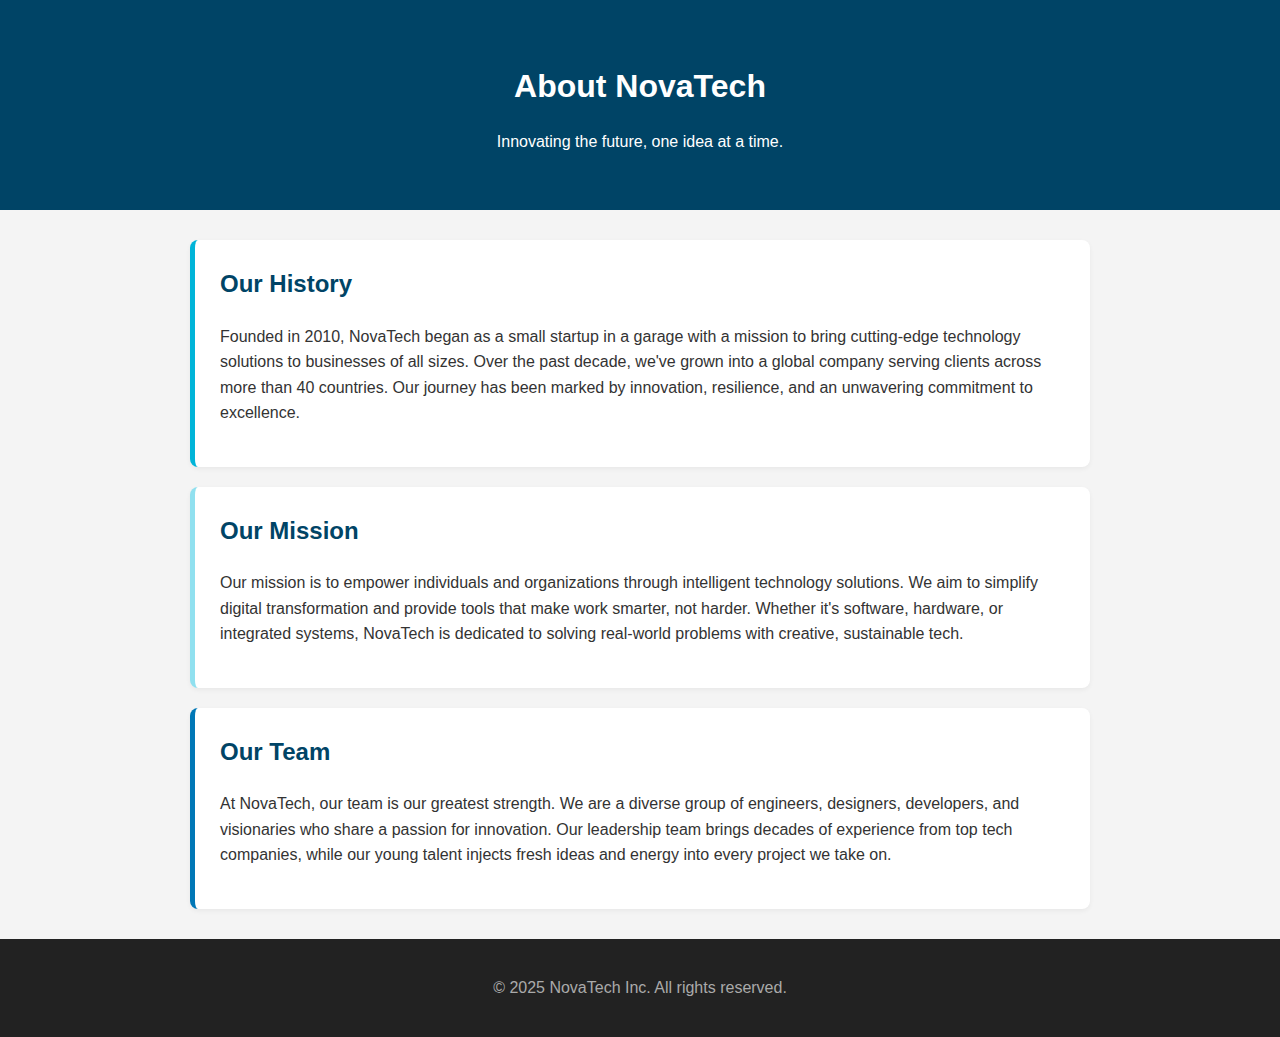
<file: About Us/index.html>
<!DOCTYPE html>
<html lang="en">
<head>
  <meta charset="UTF-8">
  <title>About Us - NovaTech</title>
  <link rel="stylesheet" href="style.css">
</head>
<body>

  <header>
    <h1>About NovaTech</h1>
    <p>Innovating the future, one idea at a time.</p>
  </header>

  <main>

    <section class="about-section history">
      <h2>Our History</h2>
      <p>
        Founded in 2010, NovaTech began as a small startup in a garage with a mission to bring cutting-edge 
        technology solutions to businesses of all sizes. Over the past decade, we've grown into a global company 
        serving clients across more than 40 countries. Our journey has been marked by innovation, resilience, 
        and an unwavering commitment to excellence.
      </p>
    </section>

    <section class="about-section mission">
      <h2>Our Mission</h2>
      <p>
        Our mission is to empower individuals and organizations through intelligent technology solutions. 
        We aim to simplify digital transformation and provide tools that make work smarter, not harder. 
        Whether it's software, hardware, or integrated systems, NovaTech is dedicated to solving real-world 
        problems with creative, sustainable tech.
      </p>
    </section>

    <section class="about-section team">
      <h2>Our Team</h2>
      <p>
        At NovaTech, our team is our greatest strength. We are a diverse group of engineers, designers, 
        developers, and visionaries who share a passion for innovation. Our leadership team brings decades 
        of experience from top tech companies, while our young talent injects fresh ideas and energy into 
        every project we take on.
      </p>
    </section>

  </main>

  <footer>
    <p>&copy; 2025 NovaTech Inc. All rights reserved.</p>
  </footer>

</body>
</html>
</file>
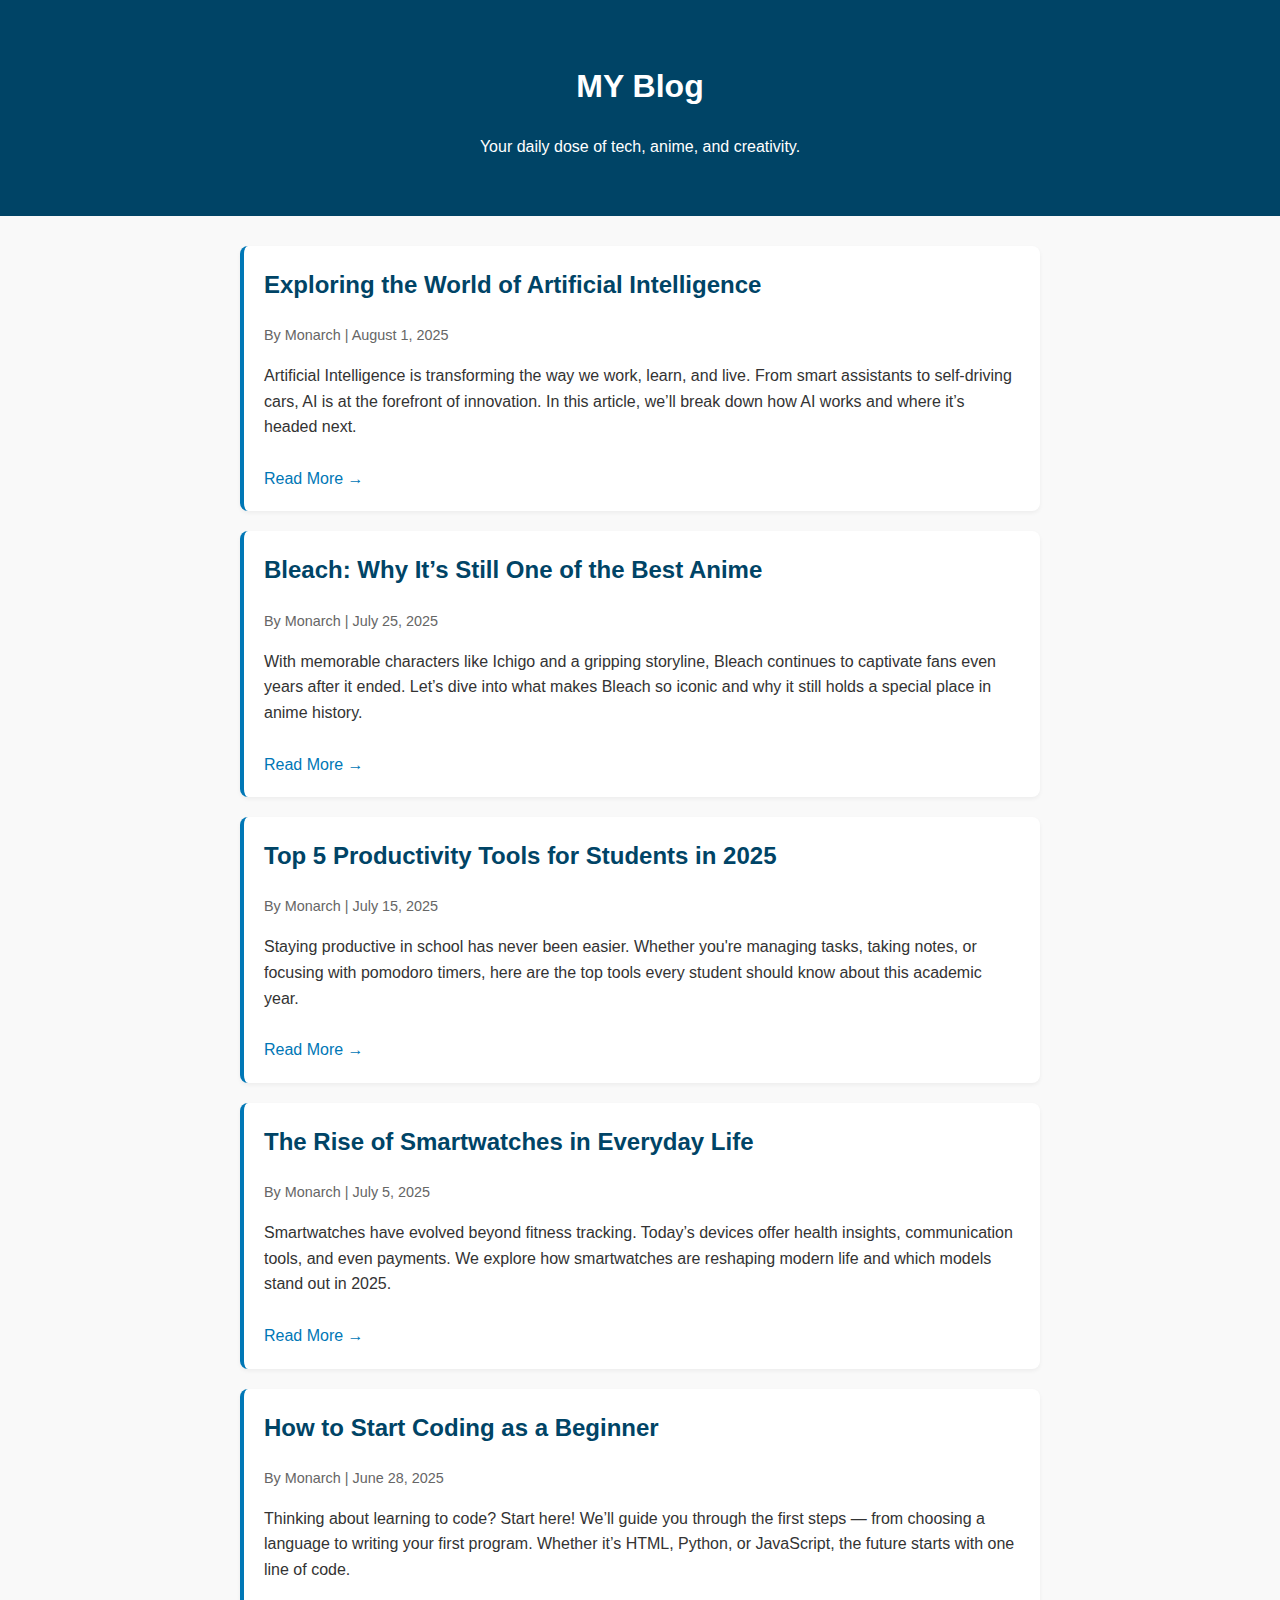
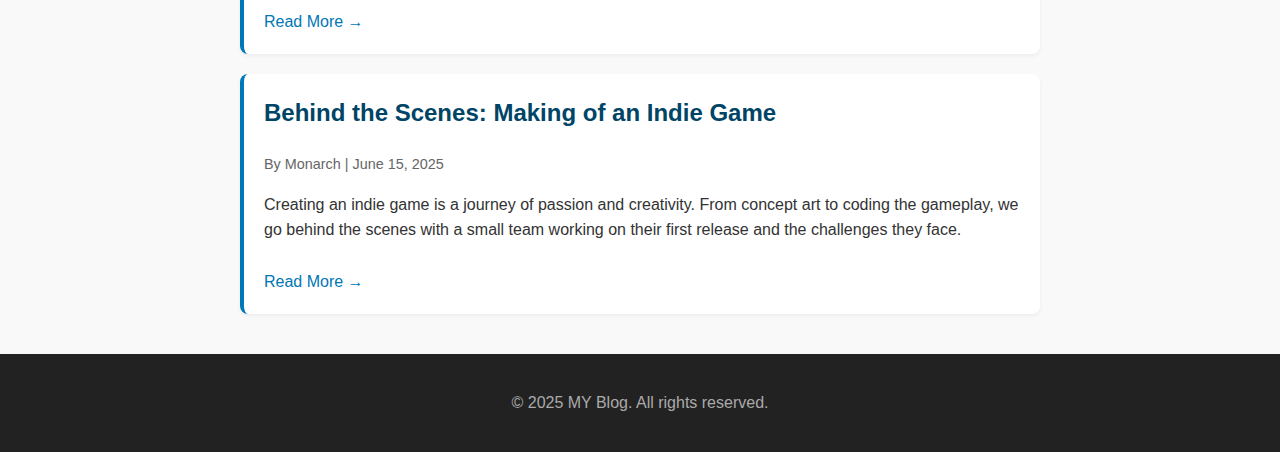
<file: blog page/index.html>
<!DOCTYPE html>
<html lang="en">
<head>
  <meta charset="UTF-8">
  <title>MY Blog</title>
  <link rel="stylesheet" href="style.css">
</head>
<body>

  <header>
    <h1>MY Blog</h1>
    <p>Your daily dose of tech, anime, and creativity.</p>
  </header>

  <main>
    <article class="blog-post">
      <h2>Exploring the World of Artificial Intelligence</h2>
      <p class="meta">By Monarch | <time datetime="2025-08-01">August 1, 2025</time></p>
      <p>
        Artificial Intelligence is transforming the way we work, learn, and live. From smart assistants to self-driving cars,
        AI is at the forefront of innovation. In this article, we’ll break down how AI works and where it’s headed next.
      </p>
      <a href="#">Read More →</a>
    </article>

    <article class="blog-post">
      <h2>Bleach: Why It’s Still One of the Best Anime</h2>
      <p class="meta">By Monarch | <time datetime="2025-07-25">July 25, 2025</time></p>
      <p>
        With memorable characters like Ichigo and a gripping storyline, Bleach continues to captivate fans even years after it ended.
        Let’s dive into what makes Bleach so iconic and why it still holds a special place in anime history.
      </p>
      <a href="#">Read More →</a>
    </article>

    <article class="blog-post">
      <h2>Top 5 Productivity Tools for Students in 2025</h2>
      <p class="meta">By Monarch | <time datetime="2025-07-15">July 15, 2025</time></p>
      <p>
        Staying productive in school has never been easier. Whether you're managing tasks, taking notes, or focusing with pomodoro timers,
        here are the top tools every student should know about this academic year.
      </p>
      <a href="#">Read More →</a>
    </article>

    <article class="blog-post">
      <h2>The Rise of Smartwatches in Everyday Life</h2>
      <p class="meta">By Monarch | <time datetime="2025-07-05">July 5, 2025</time></p>
      <p>
        Smartwatches have evolved beyond fitness tracking. Today’s devices offer health insights, communication tools, and even payments.
        We explore how smartwatches are reshaping modern life and which models stand out in 2025.
      </p>
      <a href="#">Read More →</a>
    </article>

    <article class="blog-post">
      <h2>How to Start Coding as a Beginner</h2>
      <p class="meta">By Monarch | <time datetime="2025-06-28">June 28, 2025</time></p>
      <p>
        Thinking about learning to code? Start here! We’ll guide you through the first steps — from choosing a language to writing your first program.
        Whether it’s HTML, Python, or JavaScript, the future starts with one line of code.
      </p>
      <a href="#">Read More →</a>
    </article>

    <article class="blog-post">
      <h2>Behind the Scenes: Making of an Indie Game</h2>
      <p class="meta">By Monarch | <time datetime="2025-06-15">June 15, 2025</time></p>
      <p>
        Creating an indie game is a journey of passion and creativity. From concept art to coding the gameplay, 
        we go behind the scenes with a small team working on their first release and the challenges they face.
      </p>
      <a href="#">Read More →</a>
    </article>
  </main>

  <footer>
    <p>&copy; 2025 MY Blog. All rights reserved.</p>
  </footer>

</body>
</html>
</file>
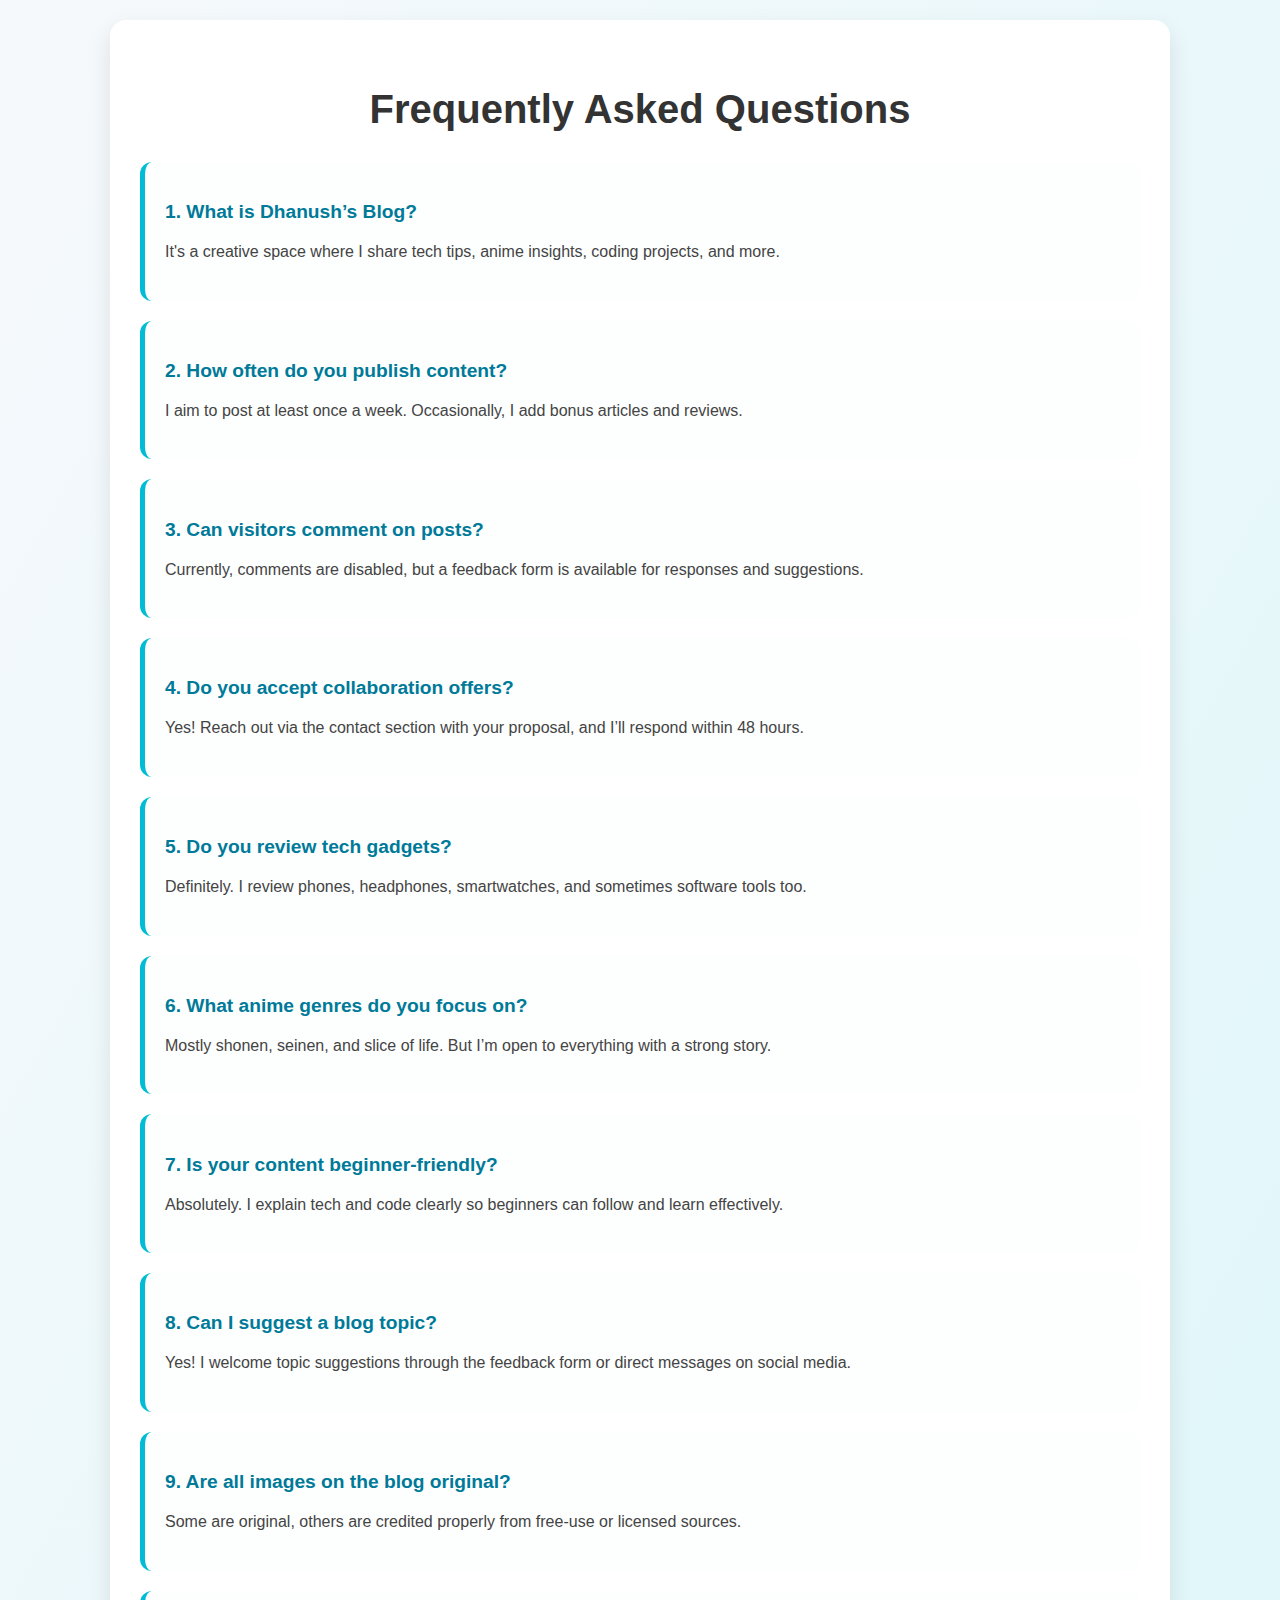
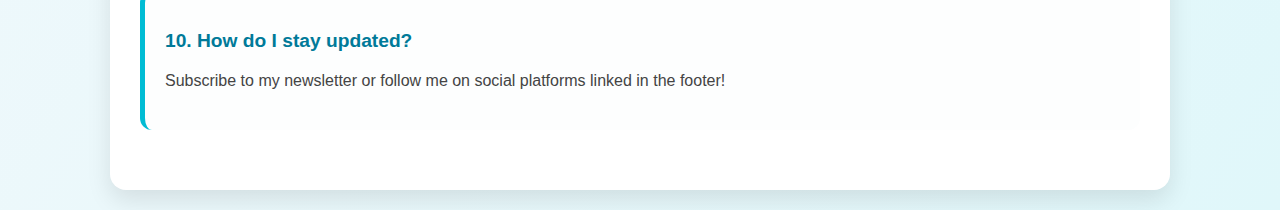
<file: FAQ/index.html>
<!DOCTYPE html>
<html lang="en">
<head>
  <meta charset="UTF-8">
  <title>FAQ - Dhanush's Site</title>
  <link rel="stylesheet" href="style.css">
</head>
<body>

  <section class="faq-section">
    <h1>Frequently Asked Questions</h1>
    <ul class="faq-list">
      <li>
        <p class="question">1. What is Dhanush’s Blog?</p>
        <p class="answer">It's a creative space where I share tech tips, anime insights, coding projects, and more.</p>
      </li>
      <li>
        <p class="question">2. How often do you publish content?</p>
        <p class="answer">I aim to post at least once a week. Occasionally, I add bonus articles and reviews.</p>
      </li>
      <li>
        <p class="question">3. Can visitors comment on posts?</p>
        <p class="answer">Currently, comments are disabled, but a feedback form is available for responses and suggestions.</p>
      </li>
      <li>
        <p class="question">4. Do you accept collaboration offers?</p>
        <p class="answer">Yes! Reach out via the contact section with your proposal, and I’ll respond within 48 hours.</p>
      </li>
      <li>
        <p class="question">5. Do you review tech gadgets?</p>
        <p class="answer">Definitely. I review phones, headphones, smartwatches, and sometimes software tools too.</p>
      </li>
      <li>
        <p class="question">6. What anime genres do you focus on?</p>
        <p class="answer">Mostly shonen, seinen, and slice of life. But I’m open to everything with a strong story.</p>
      </li>
      <li>
        <p class="question">7. Is your content beginner-friendly?</p>
        <p class="answer">Absolutely. I explain tech and code clearly so beginners can follow and learn effectively.</p>
      </li>
      <li>
        <p class="question">8. Can I suggest a blog topic?</p>
        <p class="answer">Yes! I welcome topic suggestions through the feedback form or direct messages on social media.</p>
      </li>
      <li>
        <p class="question">9. Are all images on the blog original?</p>
        <p class="answer">Some are original, others are credited properly from free-use or licensed sources.</p>
      </li>
      <li>
        <p class="question">10. How do I stay updated?</p>
        <p class="answer">Subscribe to my newsletter or follow me on social platforms linked in the footer!</p>
      </li>
    </ul>
  </section>

</body>
</html>
</file>
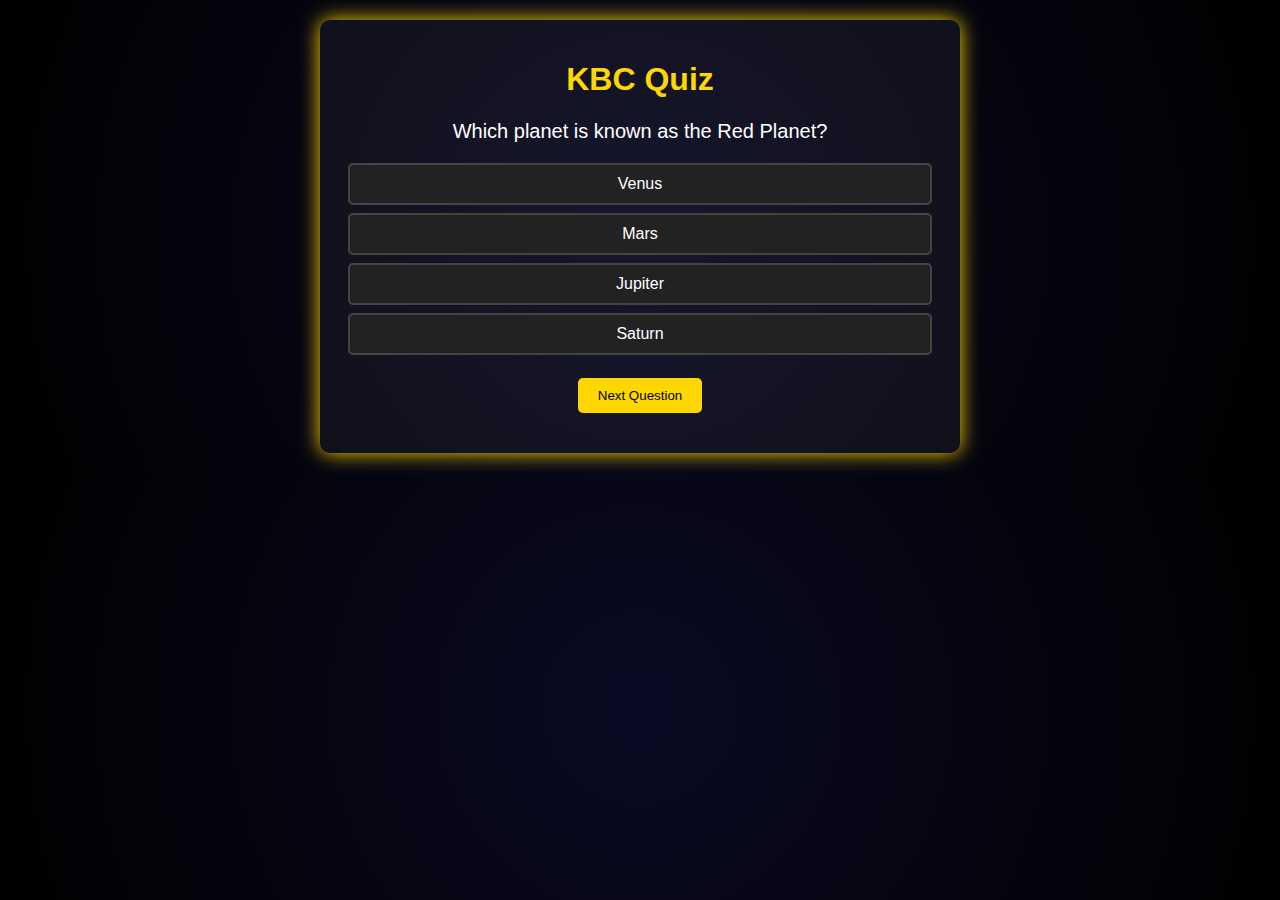
<file: KBS quiz/index.html>
<!DOCTYPE html>
<html lang="en">
<head>
  <meta charset="UTF-8">
  <meta name="viewport" content="width=device-width, initial-scale=1.0">
  <title>KBC Quiz</title>
  <link rel="stylesheet" href="style.css">
</head>
<body>

  <div class="quiz-container">
    <h1>KBC Quiz</h1>
    <div id="question"></div>
    <div id="options"></div>
    <button id="next-btn">Next Question</button>
    <div id="prize"></div>
  </div>

  <script src="script.js"></script>
</body>
</html>
</file>
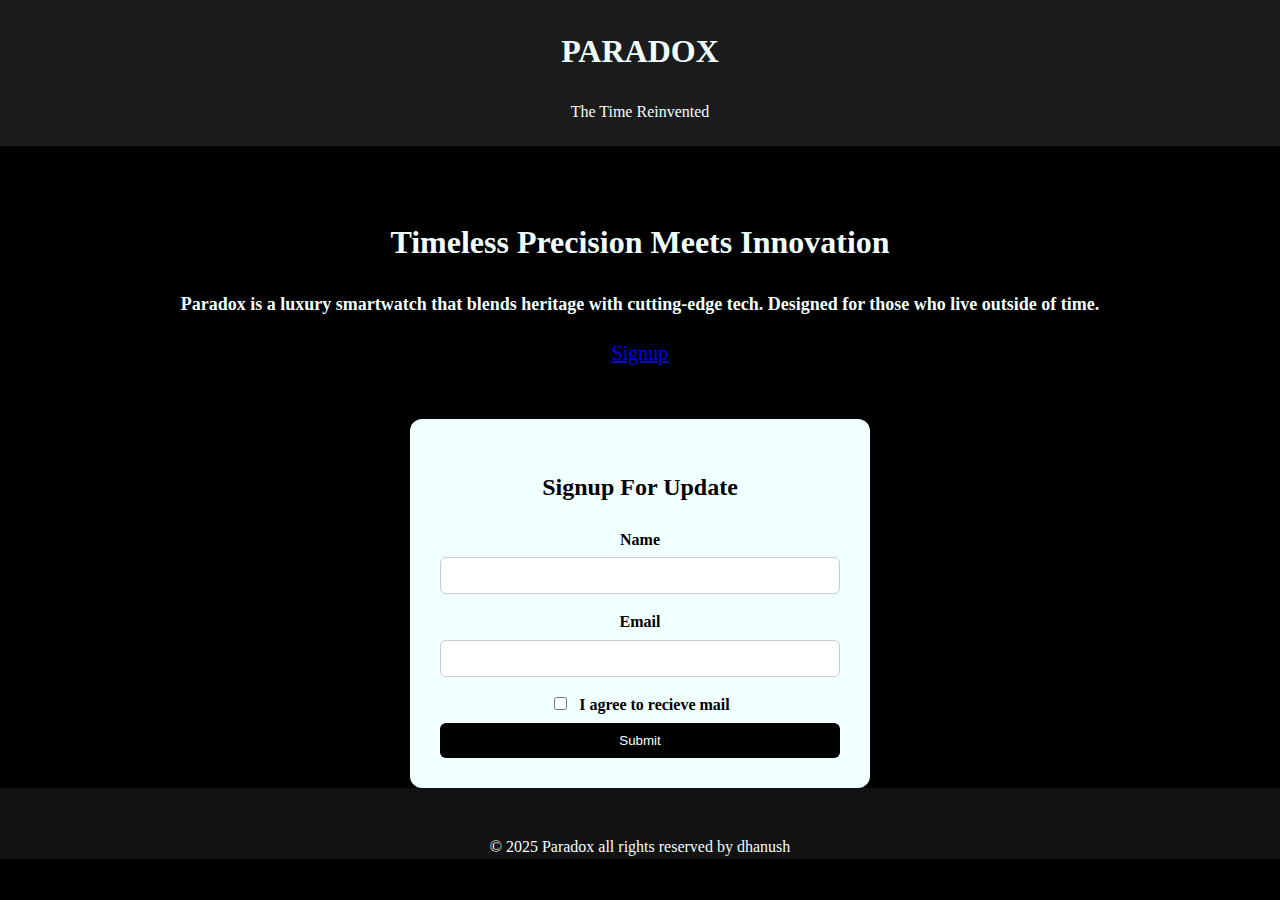
<file: landing page/index.html>
<!DOCTYPE html>
<html lang="en">
<head>
    <meta charset="UTF-8">
    <meta name="viewport" content="width=device-width, initial-scale=1.0">
    <title>PARADOX – Time Reinvented</title>
    <link rel="stylesheet" href="style.css">
</head>
<body>
    <header>
        <h1>PARADOX</h1>
        <p>The Time Reinvented</p>
    </header>
    <main>
        <section id="section1">
            <h1>Timeless Precision Meets Innovation</h1>
            <p style="font-size: 18px;"><b>Paradox is a luxury smartwatch that blends heritage with cutting-edge tech. Designed for those who live outside of time.</b></p>
        <a href="#signup" class="cta button" style="font-size: 20px;">Signup</a>
        </section>
        <section id="signup">
            <h2>Signup For Update</h2>
            <form>
                <label for="name">Name</label>
                <input type="text" id="Name" required />
                <label for="email">Email</label>
                <input type="email" id="mail" required/>
                <label>
                    <input type="checkbox" required/> I agree to recieve mail
                </label>
                <button type="submit">Submit</button>
            </form>

        </section>
        </main>
        <footer>
            <p>&copy; 2025 Paradox all rights reserved by dhanush</p>
        </footer>
</body>
</html>
</file>
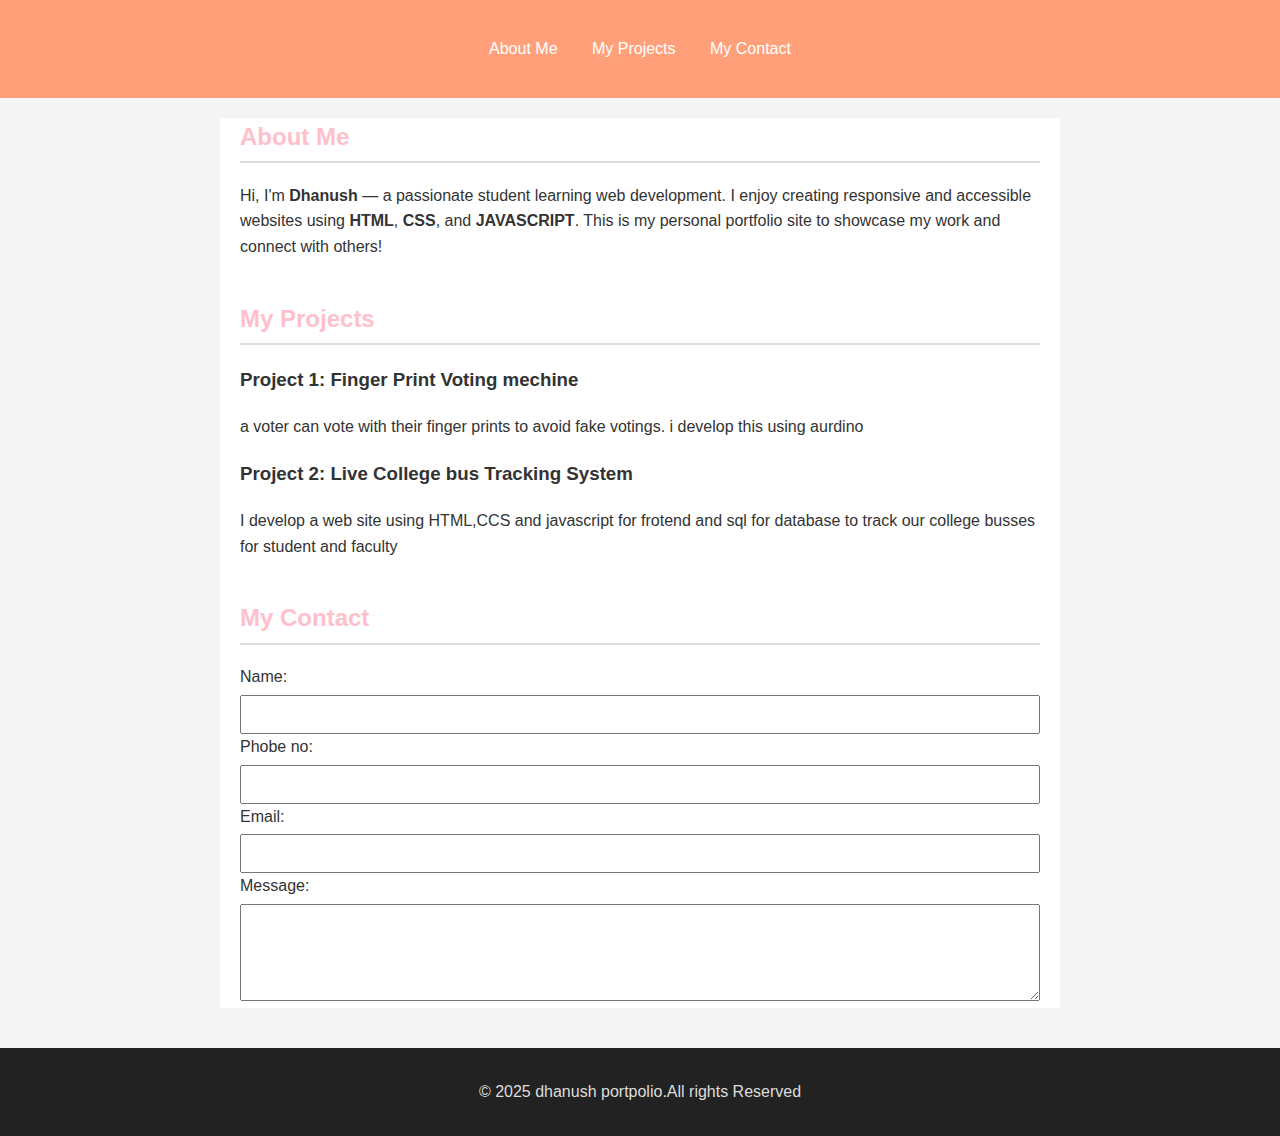
<file: portafolio/index.html>
<!DOCTYPE html>
<html lang="en">
<head>
    <meta charset="UTF-8">
    <meta name="viewport" content="width=device-width, initial-scale=1.0">
    <title>MY PORTAFOLIO</title>
    <link rel="stylesheet" href="style.css"/>
</head>
<body>
    <header>
        <nav>
            <ul>
                <li><a href="#about">About Me</a></li>
                <li><a href="#project">My Projects</a></li>
                <li><a href="#contact">My Contact</a> </li>
            </ul>
        </nav>
    </header>
    <main>
        <section id="#about">
            <h2 style="color: pink;">About Me</h2>
            <p>Hi, I'm <b>Dhanush</b> — a passionate student learning web development. I enjoy creating responsive and accessible websites using <b>HTML</b>, <b>CSS</b>, and <b>JAVASCRIPT</b>. This is my personal portfolio site to showcase my work and connect with others!</p>
        </section>
        <section id="#project">
        <h2 style="color:pink;">My Projects</h2>
          <article>
            <h3>Project 1: Finger Print Voting mechine</h3>
            <p>a voter can vote with their finger prints to avoid fake votings. i develop this using aurdino</p>
          </article>
          <article>
            <h3>Project 2: Live College bus Tracking System</h3>
            <p> I develop a web site using HTML,CCS and javascript for frotend and sql for database to track our college busses for student and faculty </p>
          </article>
        </section>
        <section id="#contact">
            <h2 style="color: pink;">My Contact</h2>
            <form action="#" method="POSt">
                <label for="name">Name:  </label>
                <input type="text" id="name" name="Name" required>
                <br>
                <label for="phone">Phobe no:</label>
                <input type="int" id="phone" name="Phone" required>
                <br> 
                <label for="email" >Email:</lable>
                <input type="email" id="email" name="email" required>
                <br>
                <label for="message">Message:</label>
                <textarea id="message" name="message" rows="5"></textarea>

            </form>
            
        </section>
    </main>
    <footer>
        <p>&copy; 2025 dhanush portpolio.All rights Reserved</p>
    </footer>
</body>
</html>
</file>
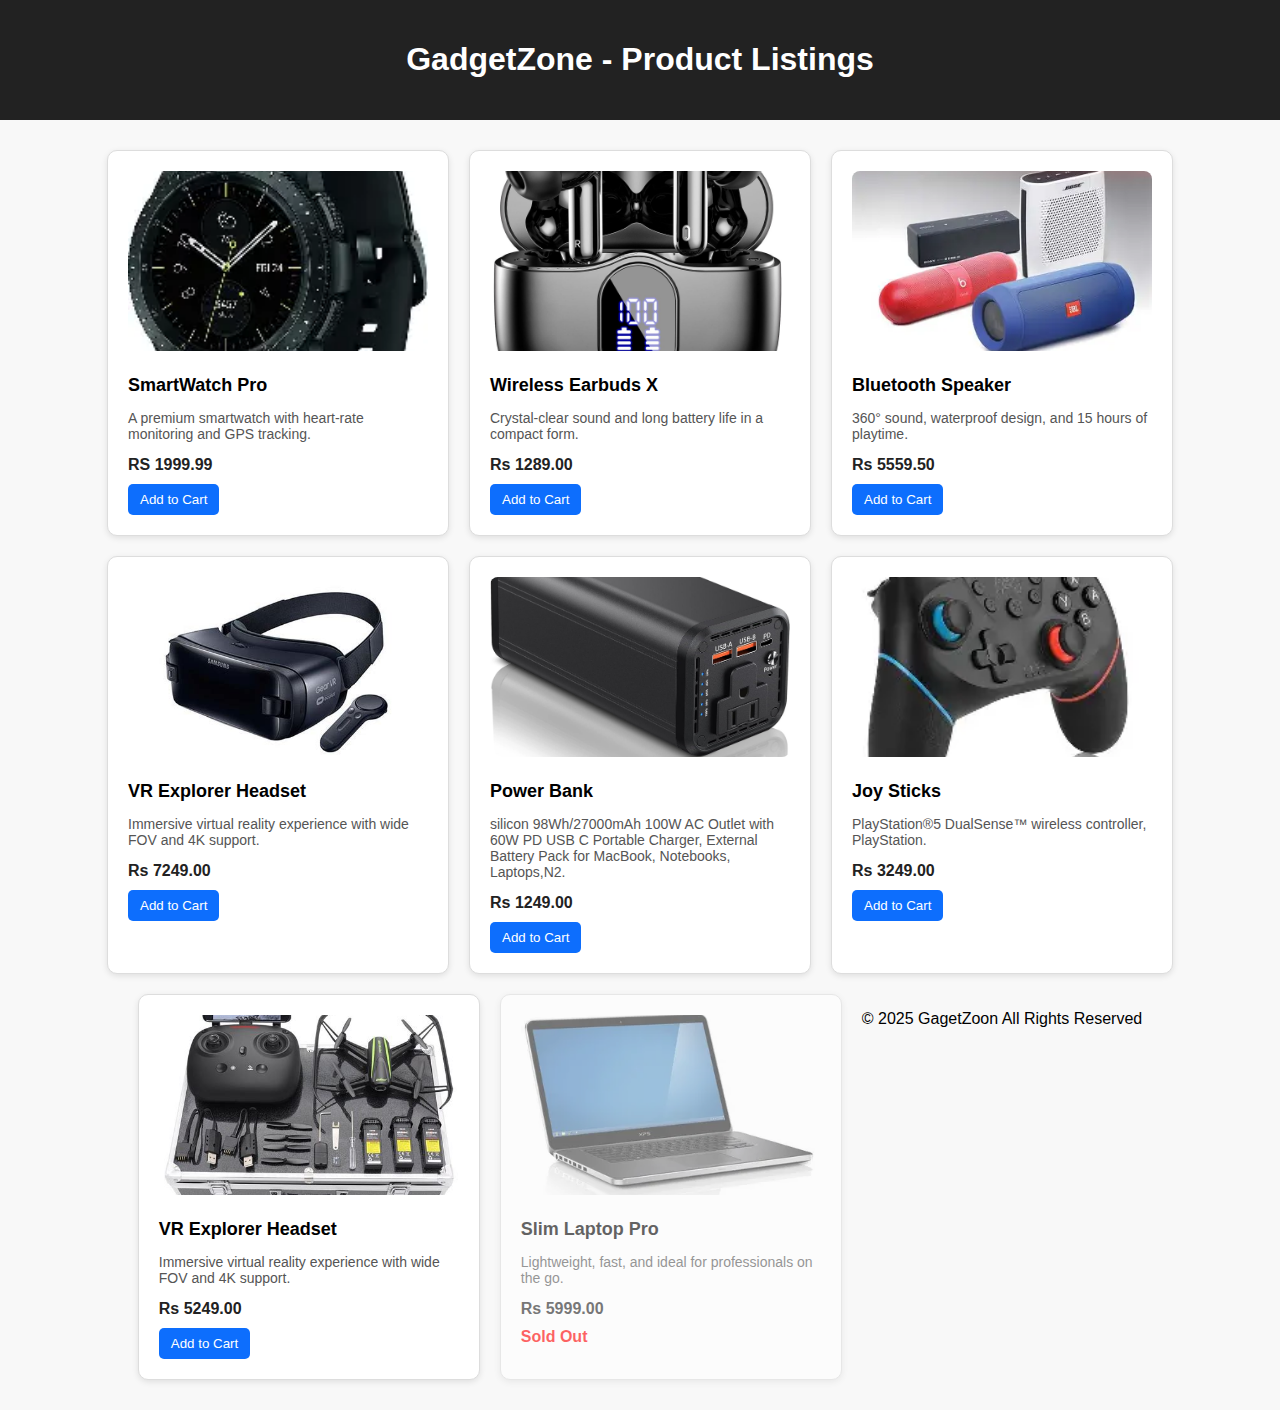
<file: product page/index.html>
<!DOCTYPE html>
<html lang="en">
<head>
  <meta charset="UTF-8">
  <title>Simple E-Commerce Product Listing</title>
  <link rel="stylesheet" href="style.css">
</head>
<body>

  <header>
    <h1>GadgetZone - Product Listings</h1>
  </header>

  <main class="product-grid">
    
    <article class="product">
      <img src="watch.webp" alt="SmartWatch Pro">
      <h2>SmartWatch Pro</h2>
      <p>A premium smartwatch with heart-rate monitoring and GPS tracking.</p>
      <span class="price">RS 1999.99</span>
      <button>Add to Cart</button>
    </article>

    <article class="product">
      <img src="buds.jpg" alt="Wireless Earbuds X">
      <h2>Wireless Earbuds X</h2>
      <p>Crystal-clear sound and long battery life in a compact form.</p>
      <span class="price">Rs 1289.00</span>
      <button>Add to Cart</button>
    </article>

    <article class="product">
      <img src="speeker.webp" alt="Portable Bluetooth Speaker">
      <h2>Bluetooth Speaker</h2>
      <p>360° sound, waterproof design, and 15 hours of playtime.</p>
      <span class="price">Rs 5559.50</span>
      <button>Add to Cart</button>
    </article>

    <article class="product">
      <img src="vr.jpg" alt="VR Headset">
      <h2>VR Explorer Headset</h2>
      <p>Immersive virtual reality experience with wide FOV and 4K support.</p>
      <span class="price">Rs 7249.00</span>
      <button>Add to Cart</button>
    </article>

    <article class="product">
      <img src="pb.jpg" alt="Power bank">
      <h2>Power Bank</h2>
      <p>silicon 98Wh/27000mAh 100W AC Outlet with 60W PD USB C Portable Charger, External Battery Pack for MacBook, Notebooks, Laptops,N2.</p>
      <span class="price">Rs 1249.00</span>
      <button>Add to Cart</button>
    </article>

    <article class="product">
      <img src="js.webp" alt="JOY Stick">
      <h2>Joy Sticks</h2>
      <p>PlayStation®5 DualSense™ wireless controller, PlayStation.</p>
      <span class="price">Rs 3249.00</span>
      <button>Add to Cart</button>
    </article>

    <article class="product">
      <img src="drone.jpg" alt="drone">
      <h2>VR Explorer Headset</h2>
      <p>Immersive virtual reality experience with wide FOV and 4K support.</p>
      <span class="price">Rs 5249.00</span>
      <button>Add to Cart</button>
    </article>

    <article class="product sold-out">
      <img src="lap.webp" alt="Slim Laptop Pro">
      <h2>Slim Laptop Pro</h2>
      <p>Lightweight, fast, and ideal for professionals on the go.</p>
      <span class="price">Rs 5999.00</span>
      <span class="status">Sold Out</span>
    </article>
 <footer>
     <p>&copy; 2025 GagetZoon All Rights Reserved</p>
  </footer>
  </main>
  

</body>
</html>
</file>
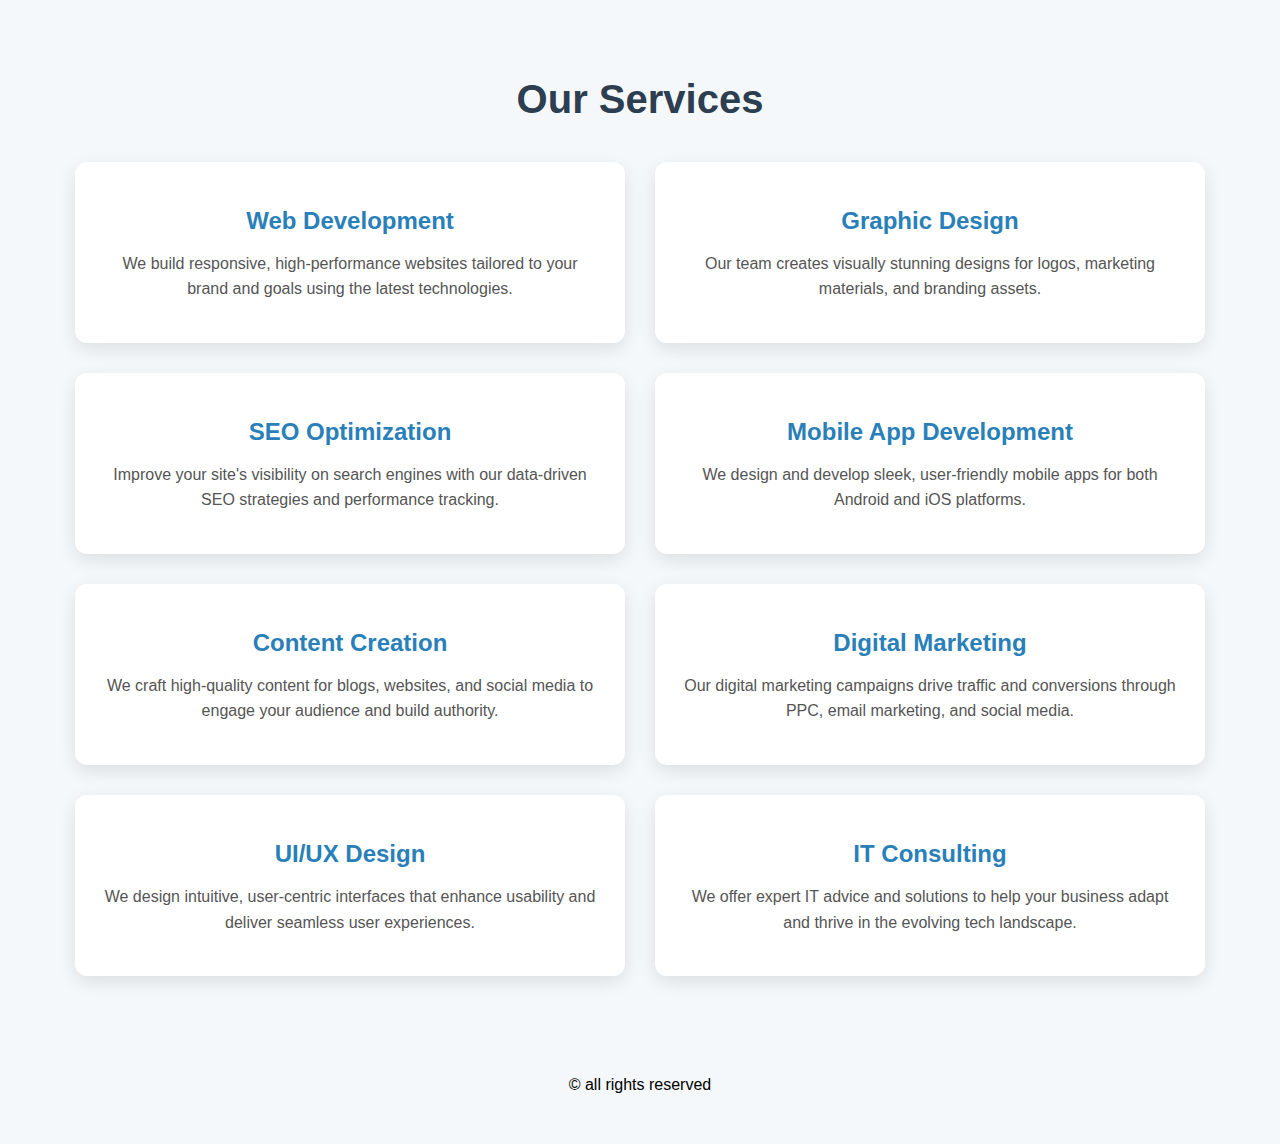
<file: Services/index.html>
<!DOCTYPE html>
<html lang="en">
<head>
  <meta charset="UTF-8">
  <meta name="viewport" content="width=device-width, initial-scale=1">
  <title>Our Services</title>
  <link rel="stylesheet" href="style.css">
</head>
<body>

  <section class="services-section">
    <h1>Our Services</h1>
    <div class="services-container">

      <div class="service-card">
        <h2>Web Development</h2>
        <p>We build responsive, high-performance websites tailored to your brand and goals using the latest technologies.</p>
      </div>

      <div class="service-card">
        <h2>Graphic Design</h2>
        <p>Our team creates visually stunning designs for logos, marketing materials, and branding assets.</p>
      </div>

      <div class="service-card">
        <h2>SEO Optimization</h2>
        <p>Improve your site's visibility on search engines with our data-driven SEO strategies and performance tracking.</p>
      </div>

      <div class="service-card">
        <h2>Mobile App Development</h2>
        <p>We design and develop sleek, user-friendly mobile apps for both Android and iOS platforms.</p>
      </div>

      <div class="service-card">
        <h2>Content Creation</h2>
        <p>We craft high-quality content for blogs, websites, and social media to engage your audience and build authority.</p>
      </div>

      <div class="service-card">
        <h2>Digital Marketing</h2>
        <p>Our digital marketing campaigns drive traffic and conversions through PPC, email marketing, and social media.</p>
      </div>

      <div class="service-card">
        <h2>UI/UX Design</h2>
        <p>We design intuitive, user-centric interfaces that enhance usability and deliver seamless user experiences.</p>
      </div>

      <div class="service-card">
        <h2>IT Consulting</h2>
        <p>We offer expert IT advice and solutions to help your business adapt and thrive in the evolving tech landscape.</p>
      </div>

    </div>
  </section>
<footer>&copy; all rights reserved </footer>
</body>
</html>
</file>
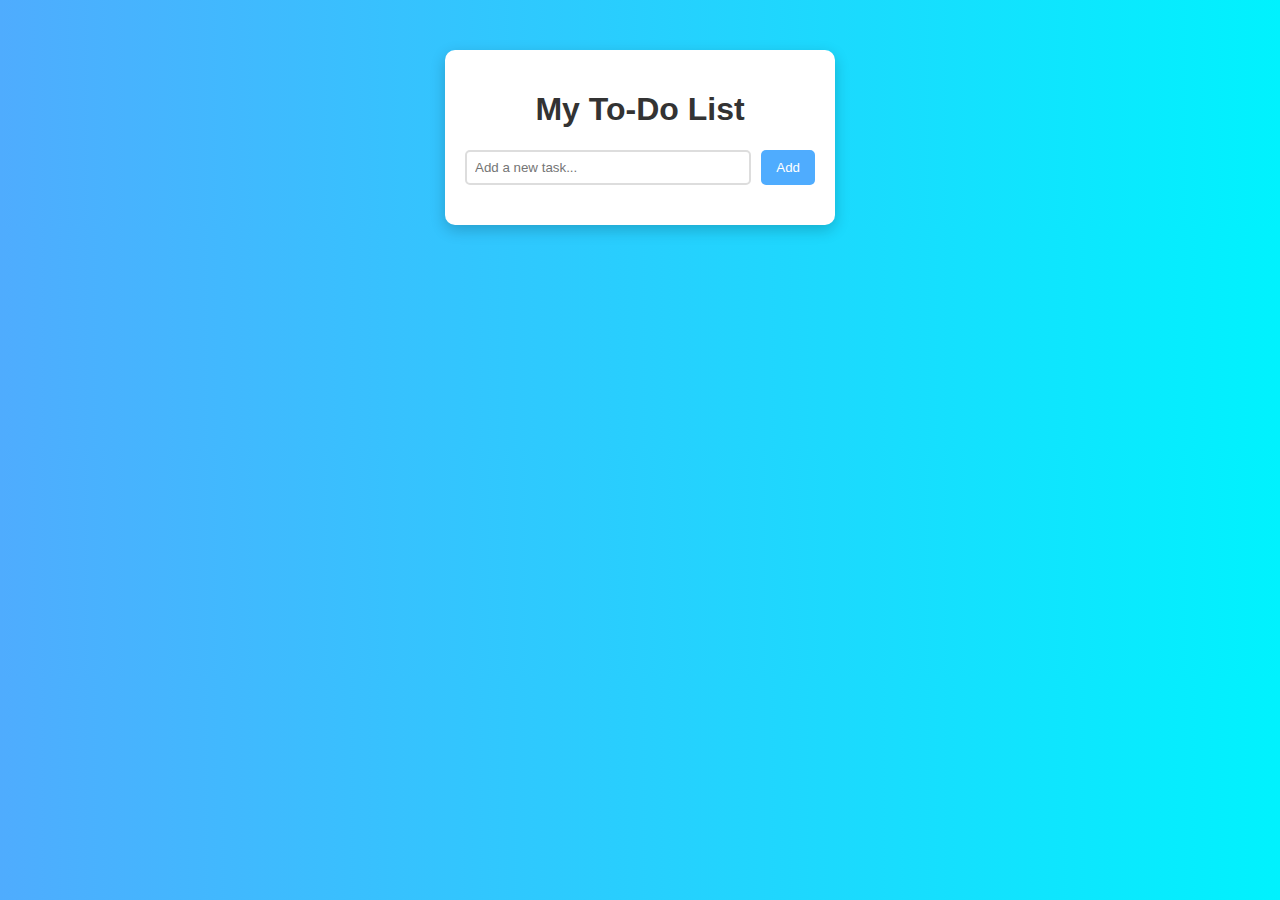
<file: ToDo list/index.html>
<!DOCTYPE html>
<html lang="en">
<head>
  <meta charset="UTF-8">
  <meta name="viewport" content="width=device-width, initial-scale=1.0">
  <title>To-Do List</title>
  <link rel="stylesheet" href="style.css">
</head>
<body>

  <div class="todo-container">
    <h1>My To-Do List</h1>
    <div class="input-row">
      <input type="text" id="task-input" placeholder="Add a new task...">
      <button id="add-btn">Add</button>
    </div>
    <ul id="task-list"></ul>
  </div>

  <script src="script.js"></script>
</body>
</html>
</file>
<file: About Us/style.css>
/* General styles */
body {
  font-family: 'Segoe UI', sans-serif;
  margin: 0;
  padding: 0;
  line-height: 1.6;
  background-color: #f4f4f4;
  color: #333;
}

header {
  background-color: #004466;
  color: #fff;
  text-align: center;
  padding: 40px 20px;
}

header h1 {
  margin-bottom: 10px;
}

main {
  max-width: 900px;
  margin: 30px auto;
  padding: 0 20px;
}

/* Section styles */
.about-section {
  background: #fff;
  padding: 25px;
  margin-bottom: 20px;
  border-left: 5px solid #0077b6;
  box-shadow: 0 2px 5px rgba(0,0,0,0.05);
  border-radius: 8px;
}

/* Optional: add different colors per section */
.history {
  border-color: #00b4d8;
}

.mission {
  border-color: #90e0ef;
}

.team {
  border-color: #0077b6;
}

.about-section h2 {
  margin-top: 0;
  color: #004466;
}

/* Footer styles */
footer {
  background: #222;
  color: #aaa;
  text-align: center;
  padding: 20px;
}
</file>
<file: blog page/style.css>
/* Global styles */
body {
  font-family: 'Segoe UI', sans-serif;
  line-height: 1.6;
  margin: 0;
  padding: 0;
  background: #f9f9f9;
  color: #333;
}

header {
  background-color: #004466;
  color: white;
  text-align: center;
  padding: 40px 20px;
}

main {
  max-width: 800px;
  margin: 30px auto;
  padding: 0 20px;
}

.blog-post {
  background: white;
  padding: 20px;
  margin-bottom: 20px;
  border-left: 4px solid #0077b6;
  box-shadow: 0 2px 4px rgba(0,0,0,0.05);
  border-radius: 8px;
}

.blog-post h2 {
  margin-top: 0;
  color: #004466;
}

.blog-post .meta {
  font-size: 0.9em;
  color: #666;
  margin-bottom: 10px;
}

.blog-post a {
  display: inline-block;
  margin-top: 10px;
  color: #0077b6;
  text-decoration: none;
}

.blog-post a:hover {
  text-decoration: underline;
}

footer {
  background: #222;
  color: #aaa;
  text-align: center;
  padding: 20px;
  margin-top: 40px;
}
</file>
<file: FAQ/style.css>
/* Base styling */
body {
  font-family: 'Poppins', sans-serif;
  background: linear-gradient(120deg, #f6f9fc, #e0f7fa);
  margin: 0;
  padding: 20px;
}

/* FAQ Section Styling */
.faq-section {
  max-width: 1000px;
  margin: auto;
  background-color: #ffffff;
  padding: 40px 30px;
  border-radius: 16px;
  box-shadow: 0 10px 25px rgba(0, 0, 0, 0.1);
}

.faq-section h1 {
  text-align: center;
  font-size: 2.5rem;
  color: #333;
  margin-bottom: 30px;
}

/* FAQ List */
.faq-list {
  list-style: none;
  padding: 0;
}

.faq-list li {
  background-color: #fdfefe;
  border-left: 5px solid #00bcd4;
  margin-bottom: 20px;
  padding: 20px;
  border-radius: 12px;
  transition: all 0.3s ease;
}

.faq-list li:hover {
  background-color: #f0f8fb;
}

/* Question Style */
.question {
  font-weight: 600;
  font-size: 1.2rem;
  color: #007a99;
  margin-bottom: 8px;
}

/* Answer Style */
.answer {
  font-size: 1rem;
  color: #444;
  line-height: 1.6;
}
</file>
<file: KBS quiz/style.css>
body {
  font-family: Arial, sans-serif;
  background: radial-gradient(circle, #0a0a23, #000);
  color: #fff;
  text-align: center;
  margin: 0;
  padding: 20px;
}

.quiz-container {
  max-width: 600px;
  margin: auto;
  background: rgba(255, 255, 255, 0.05);
  padding: 20px;
  border-radius: 10px;
  box-shadow: 0 0 20px #ffd700;
}

h1 {
  color: #ffd700;
}

#question {
  font-size: 20px;
  margin-bottom: 20px;
}

.option {
  background: #222;
  border: 2px solid #444;
  padding: 10px;
  margin: 8px;
  border-radius: 5px;
  cursor: pointer;
  transition: 0.3s;
}

.option:hover {
  background: #333;
}

.correct {
  background: green !important;
}

.wrong {
  background: red !important;
}

#next-btn {
  background: #ffd700;
  border: none;
  padding: 10px 20px;
  margin-top: 15px;
  border-radius: 5px;
  cursor: pointer;
}

#prize {
  margin-top: 20px;
  font-size: 18px;
  color: #0f0;
}
</file>
<file: product page/style.css>
body {
  font-family: Arial, sans-serif;
  background: #f8f8f8;
  margin: 0;
  padding: 0;
}

header {
  background-color: #222;
  color: white;
  padding: 20px;
  text-align: center;
  
}

.product-grid {
  display: flex;
  flex-wrap: wrap;
  gap: 20px;
  padding: 30px;
  justify-content: center;
}

.product {
  background: #fff;
  border: 1px solid #ddd;
  border-radius: 10px;
  width: 300px;
  padding: 20px;
  box-shadow: 0 2px 6px rgba(0,0,0,0.1);
  transition: transform 0.2s;
}

.product:hover {
  transform: scale(1.02);
}

.product img {
  width: 100%;
  height: 180px;
  object-fit: cover;
  border-radius: 8px;
  margin-bottom: 10px;
}

.product h2 {
  font-size: 18px;
  margin: 10px 0 5px;
}

.product p {
  font-size: 14px;
  color: #555;
}

.price {
  display: block;
  font-size: 16px;
  font-weight: bold;
  color: #222;
  margin-top: 10px;
}

button {
  background-color: #0d6efd;
  color: white;
  padding: 8px 12px;
  border: none;
  border-radius: 5px;
  margin-top: 10px;
  cursor: pointer;
}

button:hover {
  background-color: #0b5ed7;
}

/* Sold out product styling */
.sold-out {
  opacity: 0.6;
  position: relative;
}

.sold-out .status {
  color: red;
  font-weight: bold;
  display: block;
  margin-top: 10px;
}
</file>
<file: Services/style.css>
/* Base styling */
body {
  margin: 0;
  padding: 0;
  font-family: 'Segoe UI', sans-serif;
  background: #f5f8fa;
}

/* Section Styling */
.services-section {
  max-width: 1200px;
  margin: 0 auto;
  padding: 50px 20px;
  text-align: center;
}

.services-section h1 {
  font-size: 2.5rem;
  margin-bottom: 40px;
  color: #2c3e50;
}

/* Cards Container */
.services-container {
  display: flex;
  flex-wrap: wrap;
  gap: 30px;
  justify-content: center;
}

/* Service Card */
.service-card {
  background: #ffffff;
  border-radius: 12px;
  box-shadow: 0 6px 18px rgba(0, 0, 0, 0.1);
  padding: 25px;
  flex: 1 1 calc(50% - 40px); /* 2 columns on large screens */
  max-width: 500px;
  transition: transform 0.3s ease;
}

.service-card:hover {
  transform: translateY(-5px);
}

.service-card h2 {
  color: #2980b9;
  margin-bottom: 10px;
  font-size: 1.5rem;
}

.service-card p {
  color: #555;
  font-size: 1rem;
  line-height: 1.6;
}

/* Responsive Layout */
@media (max-width: 992px) {
  .service-card {
    flex: 1 1 100%;
    max-width: 90%;
  }
}

@media (max-width: 600px) {
  .services-section {
    padding: 30px 10px;
  }

  .service-card {
    padding: 20px;
  }

  .services-section h1 {
    font-size: 2rem;
  }

  .service-card h2 {
    font-size: 1.3rem;
  }

  .service-card p {
    font-size: 0.95rem;
  }
}
footer{
    text-align: center;
    padding: 50px;
}
</file>
<file: ToDo list/style.css>
body {
  font-family: Arial, sans-serif;
  background: linear-gradient(to right, #4facfe, #00f2fe);
  display: flex;
  justify-content: center;
  align-items: flex-start;
  padding-top: 50px;
  margin: 0;
}

.todo-container {
  background: #fff;
  padding: 20px;
  border-radius: 10px;
  width: 350px;
  box-shadow: 0 5px 15px rgba(0,0,0,0.2);
}

h1 {
  text-align: center;
  color: #333;
}

.input-row {
  display: flex;
  gap: 10px;
}

#task-input {
  flex: 1;
  padding: 8px;
  border: 2px solid #ddd;
  border-radius: 5px;
}

#add-btn {
  background: #4facfe;
  border: none;
  padding: 8px 15px;
  color: white;
  border-radius: 5px;
  cursor: pointer;
}

#add-btn:hover {
  background: #00c6ff;
}

ul {
  list-style: none;
  padding: 0;
  margin-top: 20px;
}

li {
  background: #f7f7f7;
  padding: 10px;
  margin-bottom: 8px;
  border-radius: 5px;
  display: flex;
  justify-content: space-between;
  align-items: center;
}

.completed {
  text-decoration: line-through;
  color: gray;
}

button.delete {
  background: red;
  border: none;
  padding: 5px 8px;
  color: white;
  border-radius: 5px;
  cursor: pointer;
}
</file>
<file: landing page/style.css>
/* Base Reset and Typography */
body {
  font-family:'Times New Roman', Times, serif;
  margin: 0;
  padding: 0;
  line-height: 1.6;
  background: #fdfdfd;
  color: #333;
}

/* Header */
header {
  background-color: rgb(29, 28, 28);
  color: azure;
  text-align: center;
  padding: 5px;
  position: sticky;
  
}
body{
  background-color: black;
  color: azure;
  text-align: center; 
  padding: 10; 

}
#section1{
  padding: 50px;
  

}

#signup {
  background-color: azure;
  color: black;
  padding: 30px;
  border-radius: 12px;
  max-width: 400px;
  margin: 0 auto;
  box-shadow: 0 4px 12px rgba(0, 0, 0, 0.1);
}
form{
  display: flex;
  flex-direction: column;
 
}
label {
  margin-bottom: 5px;
  font-weight: bold;
}

input[type="text"],
input[type="email"] {
  padding: 10px;
  margin-bottom: 15px;
  border: 1px solid #ccc;
  border-radius: 6px;
}

input[type="checkbox"] {
  margin-right: 8px;
}

button {
  padding: 10px;
  background-color: black;
  color: white;
  border: none;
  border-radius: 6px;
  cursor: pointer;
}

button:hover {
  background-color: #333;
}
footer{
  padding-top: 30px;
  background-color: rgb(19, 18, 18);
}
</file>
<file: portafolio/style.css>
/* Basic Reset and Typography */
body {
  font-family: Arial, sans-serif;
  line-height: 1.6;
  margin: 0;
  padding: 0;
  background: #f4f4f4;
  color: #333;
}

header {
  background: lightsalmon;
  color: #fff;
  padding: 20px 0;
  text-align: center;
}

header h1 {
  margin: 0;
  font-size: 2em;
}

nav ul {
  list-style: none;
  padding: 0;
}

nav ul li {
  display: inline;
  margin: 0 15px;
}

nav a {
  color: #fff;
  text-decoration: none;
}

main {
  max-width: 800px;
  margin: 20px auto;
  padding: 0 20px;
  background: #fff;
}

section {
  margin-bottom: 40px;
}

h2 {
  color: #444;
  border-bottom: 2px solid #ddd;
  padding-bottom: 5px;
}

article {
  margin-top: 20px;
}

form input,
form textarea {
  width: 100%;
  padding: 10px;
  margin-top: 5px;
  box-sizing: border-box;
}

form button {
  padding: 10px 20px;
  background: #333;
  color: white;
  border: none;
  cursor: pointer;
}

form button:hover {
  background: #555;
}

footer {
  background: #222;
  color: #ddd;
  text-align: center;
  padding: 15px 0;
}
</file>
